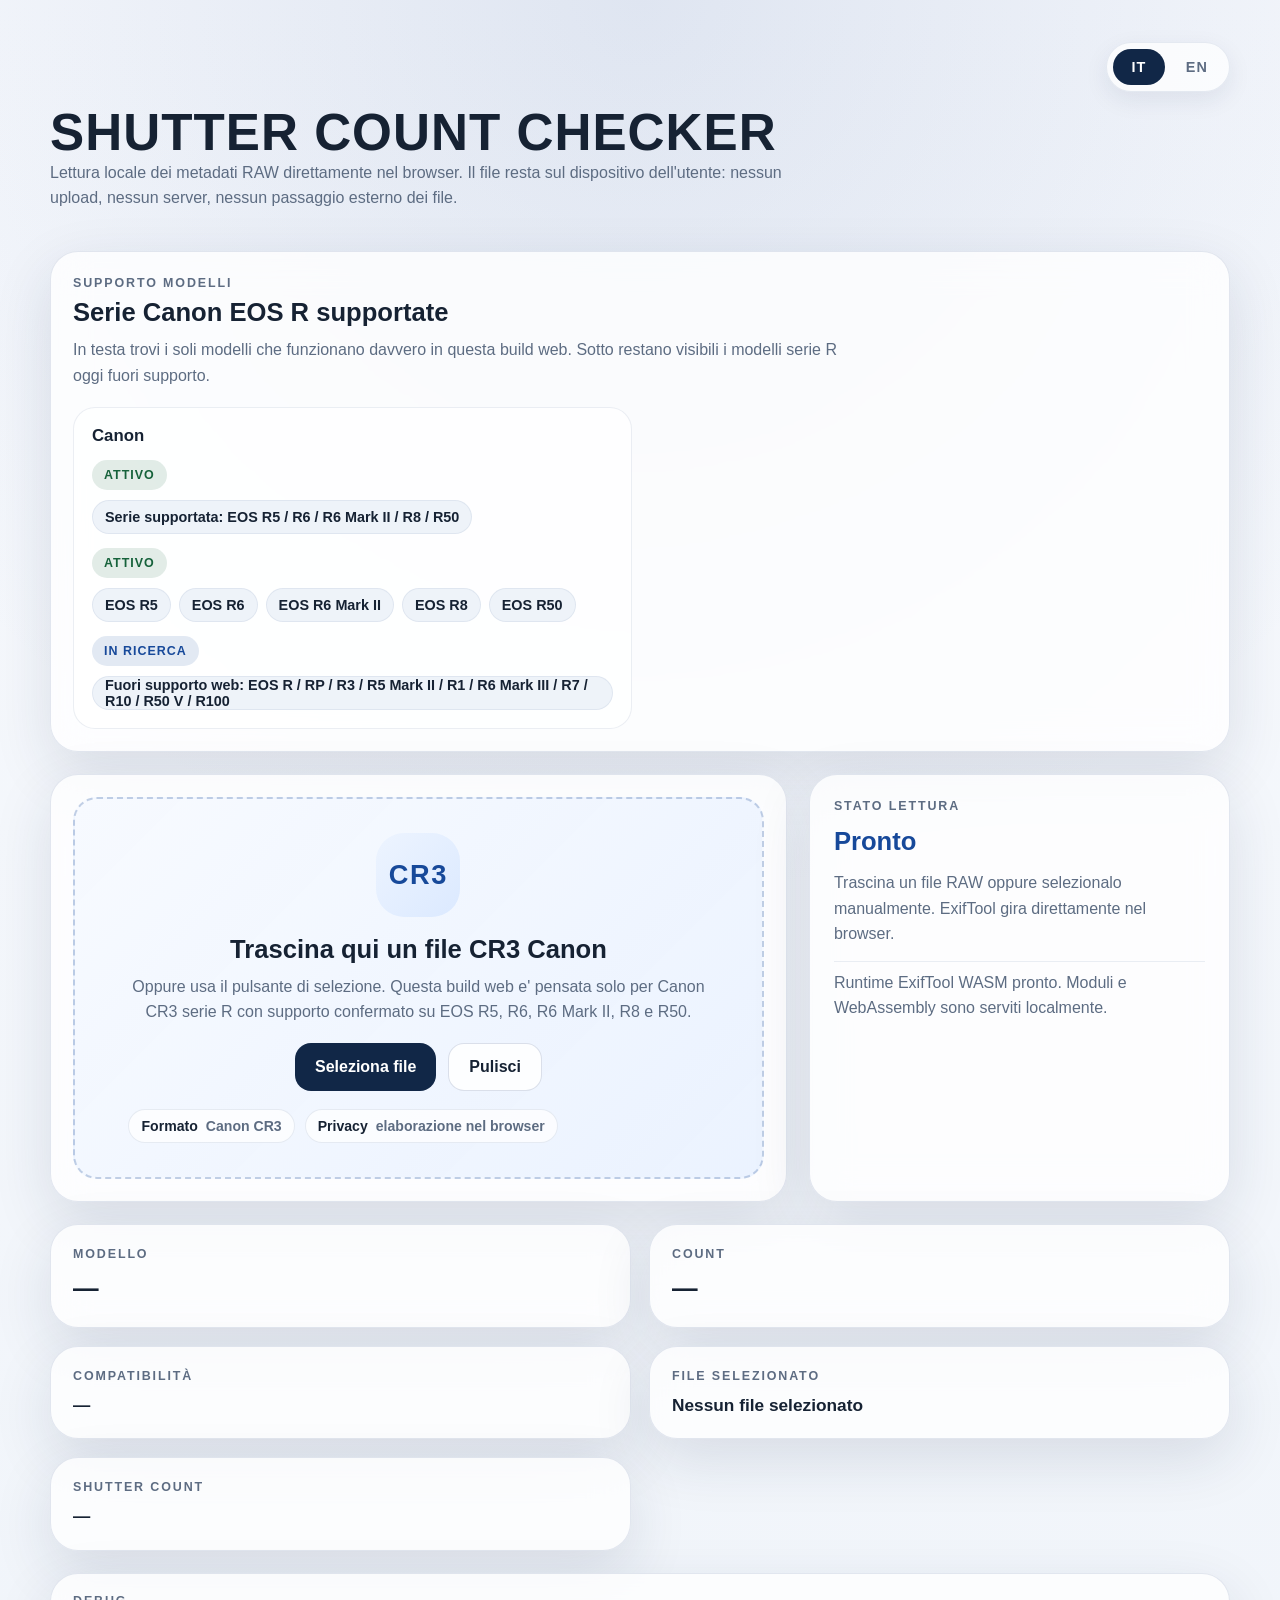
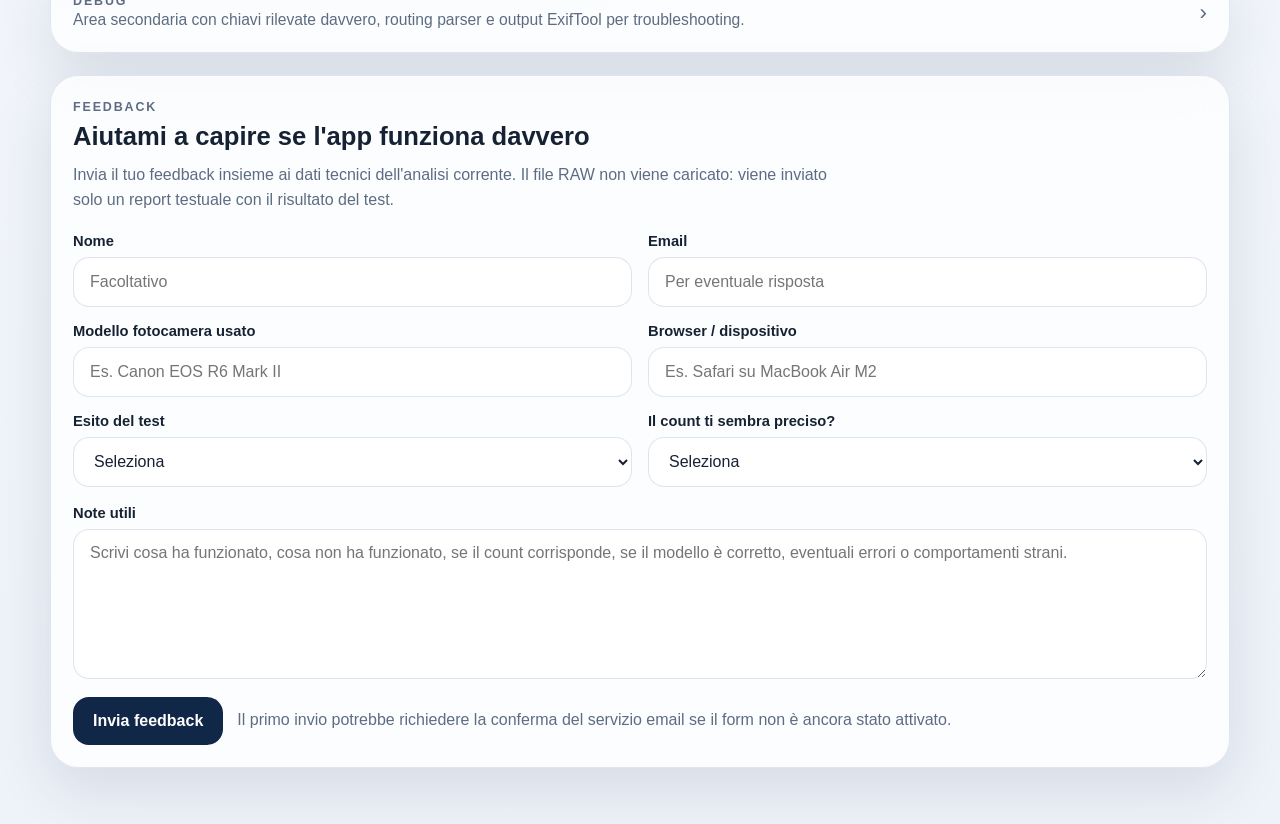
<file: index__________.html>
<!doctype html>
<html lang="it">
  <head>
    <meta charset="UTF-8" />
    <meta name="viewport" content="width=device-width, initial-scale=1.0" />
    <title>SHUTTER COUNT PER CANON EOS R</title>
    <link rel="stylesheet" href="./styles.css" />
    <script type="importmap">
      {
        "imports": {
          "@uswriting/exiftool": "./vendor/@uswriting/exiftool/dist/esm/index.js",
          "@6over3/zeroperl-ts": "./vendor/@6over3/zeroperl-ts/dist/esm/index.js"
        }
      }
    </script>
  </head>
  <body>
    <div id="app"></div>
    <script type="module" src="./app.js"></script>
  </body>
  </html>
</file>
<file: styles.css>
:root {
  color-scheme: light;
  --bg: #eef3f9;
  --bg-glow: rgba(114, 140, 187, 0.18);
  --panel: rgba(255, 255, 255, 0.78);
  --panel-solid: #ffffff;
  --panel-border: rgba(142, 160, 190, 0.25);
  --panel-shadow: 0 20px 60px rgba(24, 39, 75, 0.12);
  --text: #162233;
  --muted: #5d6c82;
  --accent: #17499a;
  --accent-strong: #112747;
  --accent-soft: #e7f0ff;
  --success: #16623b;
  --warning: #875f14;
  --danger: #8d2a2a;
  --drop-border: rgba(89, 124, 178, 0.34);
  --drop-bg: linear-gradient(135deg, rgba(247, 250, 255, 0.98), rgba(234, 242, 255, 0.96));
}

* {
  box-sizing: border-box;
}

html,
body {
  margin: 0;
  min-height: 100%;
  font-family: "SF Pro Display", "SF Pro Text", "Helvetica Neue", sans-serif;
  background:
    radial-gradient(circle at top center, var(--bg-glow), transparent 36%),
    linear-gradient(180deg, #f7f9fd 0%, var(--bg) 100%);
  color: var(--text);
}

body {
  min-height: 100vh;
}

.page-shell {
  width: min(1180px, calc(100vw - 40px));
  margin: 0 auto;
  padding: 42px 0 56px;
}

.hero {
  display: grid;
  gap: 22px;
}

.topbar {
  display: flex;
  justify-content: flex-end;
  margin-bottom: 14px;
}

.lang-switch {
  display: inline-flex;
  gap: 6px;
  padding: 6px;
  border-radius: 999px;
  background: rgba(255, 255, 255, 0.72);
  border: 1px solid rgba(142, 160, 190, 0.2);
  box-shadow: 0 8px 24px rgba(24, 39, 75, 0.08);
}

.lang-button {
  appearance: none;
  border: none;
  background: transparent;
  color: var(--muted);
  font: inherit;
  font-size: 0.9rem;
  font-weight: 700;
  letter-spacing: 0.08em;
  min-height: 36px;
  min-width: 52px;
  border-radius: 999px;
  cursor: pointer;
  transition: background 180ms ease, color 180ms ease, transform 180ms ease;
}

.lang-button:hover {
  transform: translateY(-1px);
}

.lang-button.is-active {
  background: var(--accent-strong);
  color: #ffffff;
}

.hero-title {
  margin: 0;
  font-size: clamp(2rem, 4vw, 3.4rem);
  font-weight: 760;
  letter-spacing: 0.02em;
  line-height: 1.05;
}

.hero-subtitle {
  margin: 0;
  max-width: 760px;
  font-size: 1rem;
  line-height: 1.6;
  color: var(--muted);
}

.hero-grid {
  display: grid;
  grid-template-columns: minmax(0, 1.4fr) minmax(300px, 0.8fr);
  gap: 22px;
}

.panel {
  background: var(--panel);
  backdrop-filter: blur(18px);
  border: 1px solid var(--panel-border);
  border-radius: 28px;
  box-shadow: var(--panel-shadow);
}

.drop-panel {
  padding: 22px;
}

.drop-zone {
  position: relative;
  display: grid;
  place-items: center;
  min-height: 300px;
  padding: 34px;
  text-align: center;
  border: 2px dashed var(--drop-border);
  border-radius: 24px;
  background: var(--drop-bg);
  transition: transform 180ms ease, border-color 180ms ease, box-shadow 180ms ease;
}

.drop-zone.is-active {
  transform: translateY(-2px);
  border-color: var(--accent);
  box-shadow: 0 18px 40px rgba(24, 73, 154, 0.16);
}

.drop-badge {
  display: inline-grid;
  place-items: center;
  width: 84px;
  height: 84px;
  margin-bottom: 18px;
  border-radius: 28px;
  background: linear-gradient(135deg, #edf4ff, #dbe9ff);
  color: var(--accent);
  font-size: 1.7rem;
  font-weight: 780;
  letter-spacing: 0.06em;
}

.drop-title {
  margin: 0 0 10px;
  font-size: clamp(1.5rem, 2vw, 2rem);
  font-weight: 730;
}

.drop-text {
  margin: 0 auto;
  max-width: 580px;
  color: var(--muted);
  line-height: 1.6;
}

.drop-actions {
  display: flex;
  flex-wrap: wrap;
  gap: 12px;
  margin-top: 18px;
  justify-content: center;
}

.button {
  appearance: none;
  border: none;
  border-radius: 16px;
  min-height: 48px;
  padding: 0 20px;
  font: inherit;
  font-weight: 680;
  cursor: pointer;
  transition: transform 180ms ease, opacity 180ms ease, background 180ms ease, color 180ms ease;
}

.button:hover {
  transform: translateY(-1px);
}

.button-primary {
  background: var(--accent-strong);
  color: #ffffff;
}

.button-secondary {
  background: rgba(255, 255, 255, 0.88);
  color: var(--text);
  border: 1px solid rgba(142, 160, 190, 0.32);
}

.status-panel {
  padding: 24px;
  display: flex;
  flex-direction: column;
  gap: 14px;
}

.eyebrow {
  margin: 0;
  font-size: 0.78rem;
  font-weight: 760;
  letter-spacing: 0.15em;
  color: var(--muted);
}

.status-value {
  margin: 0;
  font-size: clamp(1.6rem, 2vw, 2rem);
  font-weight: 760;
  line-height: 1.15;
  color: var(--accent);
}

.status-note,
.privacy-note {
  margin: 0;
  color: var(--muted);
  line-height: 1.6;
}

.privacy-note {
  padding-top: 8px;
  border-top: 1px solid rgba(142, 160, 190, 0.18);
}

.results-grid {
  display: grid;
  grid-template-columns: repeat(2, minmax(0, 1fr));
  gap: 18px;
  margin-top: 22px;
}

.result-card {
  padding: 22px;
}

.result-value {
  margin: 12px 0 0;
  font-size: clamp(1.24rem, 2vw, 1.92rem);
  font-weight: 740;
  line-height: 1.25;
  word-break: break-word;
}

.result-value.subtle {
  font-size: 1.08rem;
  font-weight: 620;
}

.debug-panel {
  margin-top: 22px;
  overflow: hidden;
}

.support-panel {
  margin-top: 18px;
  padding: 24px 22px 22px;
}

.support-header {
  margin-bottom: 18px;
}

.support-title {
  margin: 8px 0 10px;
  font-size: clamp(1.45rem, 2vw, 2rem);
  line-height: 1.15;
  font-weight: 740;
}

.support-copy {
  margin: 0;
  max-width: 780px;
  color: var(--muted);
  line-height: 1.6;
}

.support-grid {
  display: grid;
  grid-template-columns: repeat(2, minmax(0, 1fr));
  gap: 16px;
}

.support-card {
  padding: 18px;
  border-radius: 22px;
  background: rgba(255, 255, 255, 0.7);
  border: 1px solid rgba(142, 160, 190, 0.18);
}

.support-brand {
  margin: 0 0 14px;
  font-size: 1.05rem;
  font-weight: 720;
}

.support-group + .support-group {
  margin-top: 14px;
}

.support-badge {
  display: inline-flex;
  align-items: center;
  min-height: 30px;
  padding: 0 12px;
  border-radius: 999px;
  font-size: 0.78rem;
  font-weight: 760;
  letter-spacing: 0.08em;
  text-transform: uppercase;
}

.support-badge.is-active {
  background: rgba(22, 98, 59, 0.12);
  color: var(--success);
}

.support-badge.is-tentative {
  background: rgba(135, 95, 20, 0.12);
  color: var(--warning);
}

.support-badge.is-planned,
.support-badge.is-research {
  background: rgba(23, 73, 154, 0.12);
  color: var(--accent);
}

.support-badge.is-unavailable {
  background: rgba(141, 42, 42, 0.12);
  color: var(--danger);
}

.support-model-list {
  margin: 10px 0 0;
  padding: 0;
  list-style: none;
  display: flex;
  flex-wrap: wrap;
  gap: 8px;
}

.support-model {
  display: inline-flex;
  align-items: center;
  min-height: 34px;
  padding: 0 12px;
  border-radius: 999px;
  background: rgba(238, 243, 249, 0.95);
  border: 1px solid rgba(142, 160, 190, 0.16);
  color: var(--text);
  font-size: 0.9rem;
  font-weight: 560;
}

.debug-panel[open] summary {
  border-bottom: 1px solid rgba(142, 160, 190, 0.18);
}

.debug-summary {
  display: flex;
  align-items: center;
  justify-content: space-between;
  gap: 16px;
  list-style: none;
  cursor: pointer;
  padding: 20px 22px;
}

.debug-summary::-webkit-details-marker {
  display: none;
}

.debug-caption {
  margin: 0;
  color: var(--muted);
  font-size: 0.98rem;
  line-height: 1.55;
}

.debug-chevron {
  color: var(--muted);
  font-size: 1.4rem;
  transition: transform 180ms ease;
}

.debug-panel[open] .debug-chevron {
  transform: rotate(90deg);
}

.debug-content {
  padding: 18px 22px 22px;
}

.debug-output {
  margin: 0;
  padding: 18px;
  min-height: 220px;
  overflow: auto;
  border-radius: 18px;
  background: #10192a;
  color: #d7e2f0;
  border: 1px solid #16253a;
  font-family: ui-monospace, "SF Mono", Menlo, Monaco, monospace;
  font-size: 0.84rem;
  line-height: 1.55;
  white-space: pre-wrap;
  word-break: break-word;
}

.feedback-panel {
  margin-top: 22px;
  padding: 24px 22px 22px;
}

.feedback-header {
  margin-bottom: 20px;
}

.feedback-title {
  margin: 8px 0 10px;
  font-size: clamp(1.45rem, 2vw, 2rem);
  line-height: 1.15;
  font-weight: 740;
}

.feedback-copy {
  margin: 0;
  max-width: 780px;
  color: var(--muted);
  line-height: 1.6;
}

.feedback-form {
  display: grid;
  gap: 18px;
}

.feedback-grid {
  display: grid;
  grid-template-columns: repeat(2, minmax(0, 1fr));
  gap: 16px;
}

.field {
  display: grid;
  gap: 8px;
}

.field-full {
  grid-column: 1 / -1;
}

.field-label {
  font-size: 0.92rem;
  font-weight: 650;
  color: var(--text);
}

.field-input {
  width: 100%;
  min-height: 50px;
  padding: 14px 16px;
  border-radius: 16px;
  border: 1px solid rgba(142, 160, 190, 0.28);
  background: rgba(255, 255, 255, 0.94);
  color: var(--text);
  font: inherit;
  transition: border-color 180ms ease, box-shadow 180ms ease, background 180ms ease;
}

.field-input:focus {
  outline: none;
  border-color: rgba(23, 73, 154, 0.48);
  box-shadow: 0 0 0 4px rgba(23, 73, 154, 0.12);
  background: #ffffff;
}

.field-textarea {
  min-height: 150px;
  resize: vertical;
}

.feedback-actions {
  display: flex;
  flex-wrap: wrap;
  align-items: center;
  gap: 14px;
}

.feedback-status {
  margin: 0;
  color: var(--muted);
  line-height: 1.55;
}

.pill {
  display: inline-flex;
  align-items: center;
  gap: 8px;
  padding: 8px 12px;
  border-radius: 999px;
  background: rgba(255, 255, 255, 0.76);
  border: 1px solid rgba(142, 160, 190, 0.2);
  color: var(--muted);
  font-size: 0.88rem;
  font-weight: 600;
}

.pill strong {
  color: var(--text);
}

.helper-row {
  display: flex;
  flex-wrap: wrap;
  gap: 10px;
  margin-top: 18px;
}

.is-success {
  color: var(--success);
}

.is-warning {
  color: var(--warning);
}

.is-danger {
  color: var(--danger);
}

.hidden-input {
  display: none;
}

@media (max-width: 900px) {
  .hero-grid,
  .results-grid,
  .support-grid,
  .feedback-grid {
    grid-template-columns: 1fr;
  }

  .page-shell {
    width: min(100vw - 28px, 1180px);
    padding-top: 28px;
  }

  .drop-zone {
    min-height: 260px;
    padding: 26px;
  }
}
</file>
